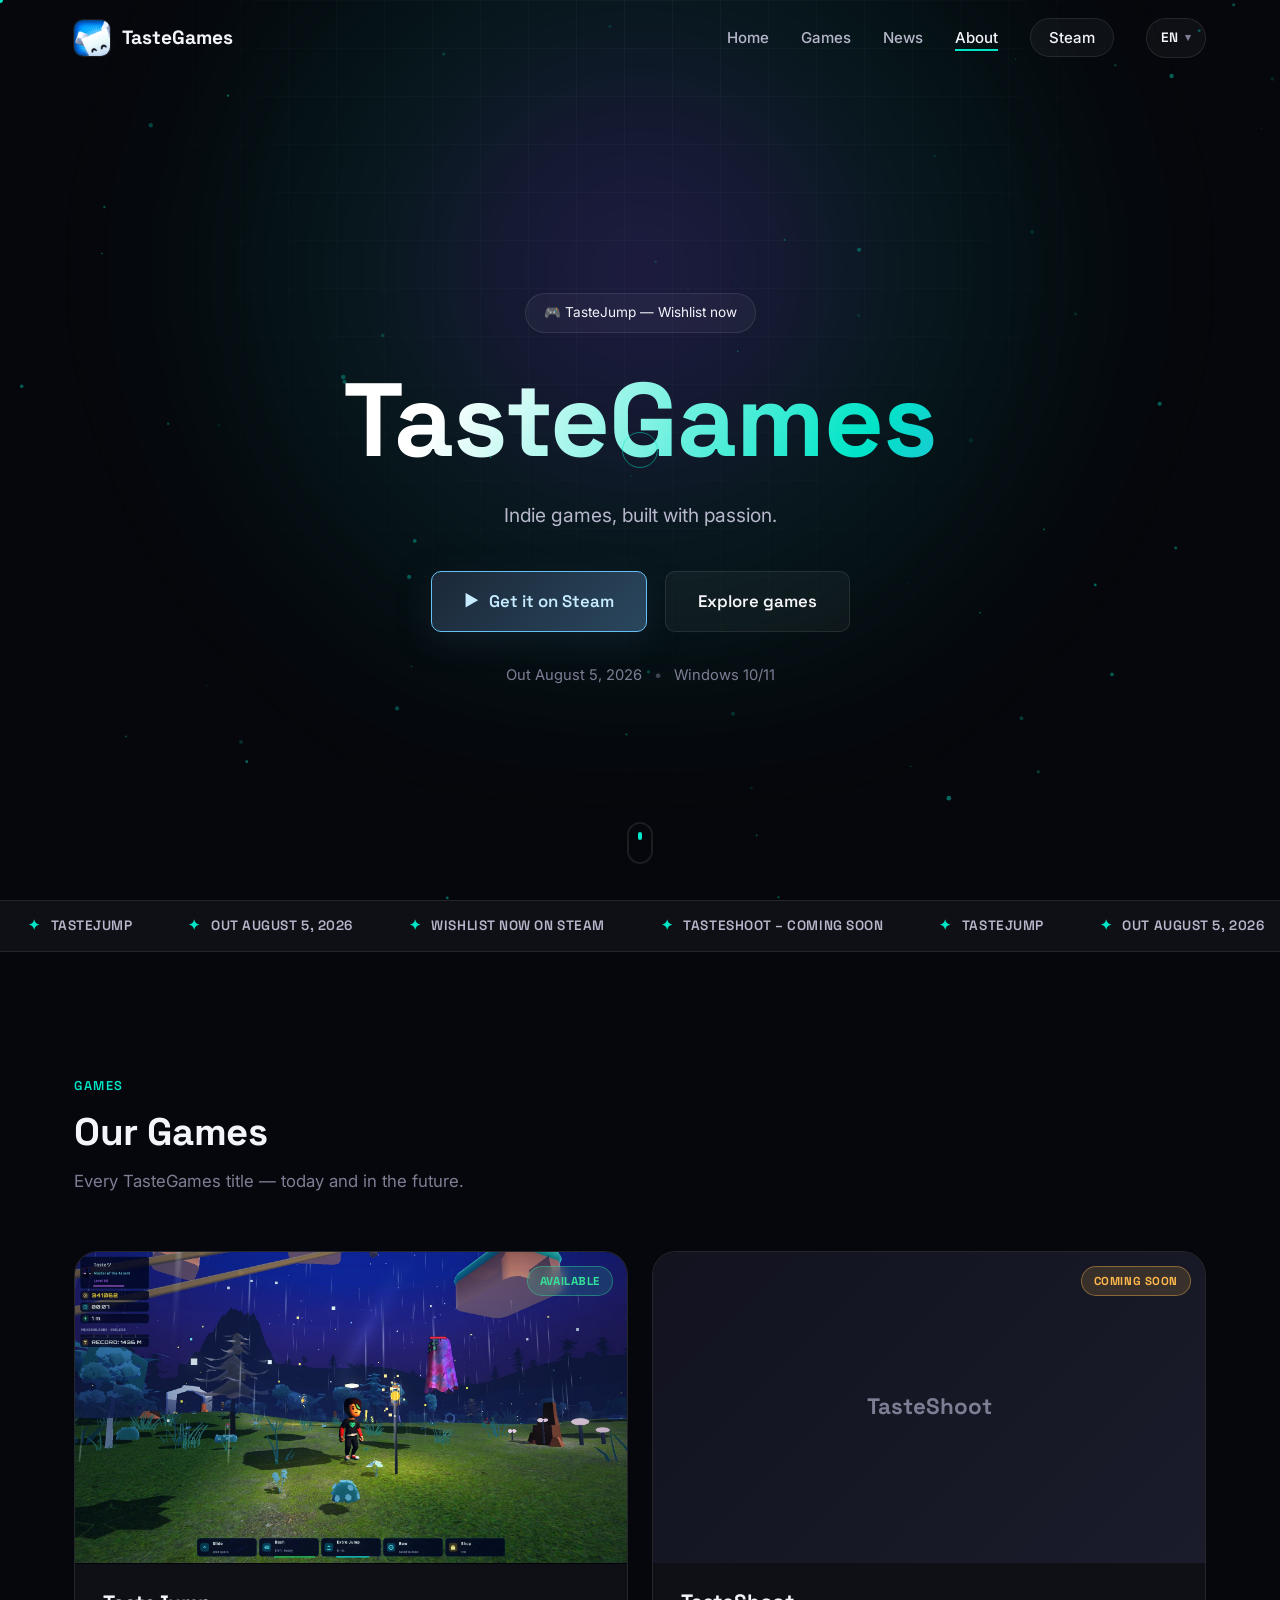
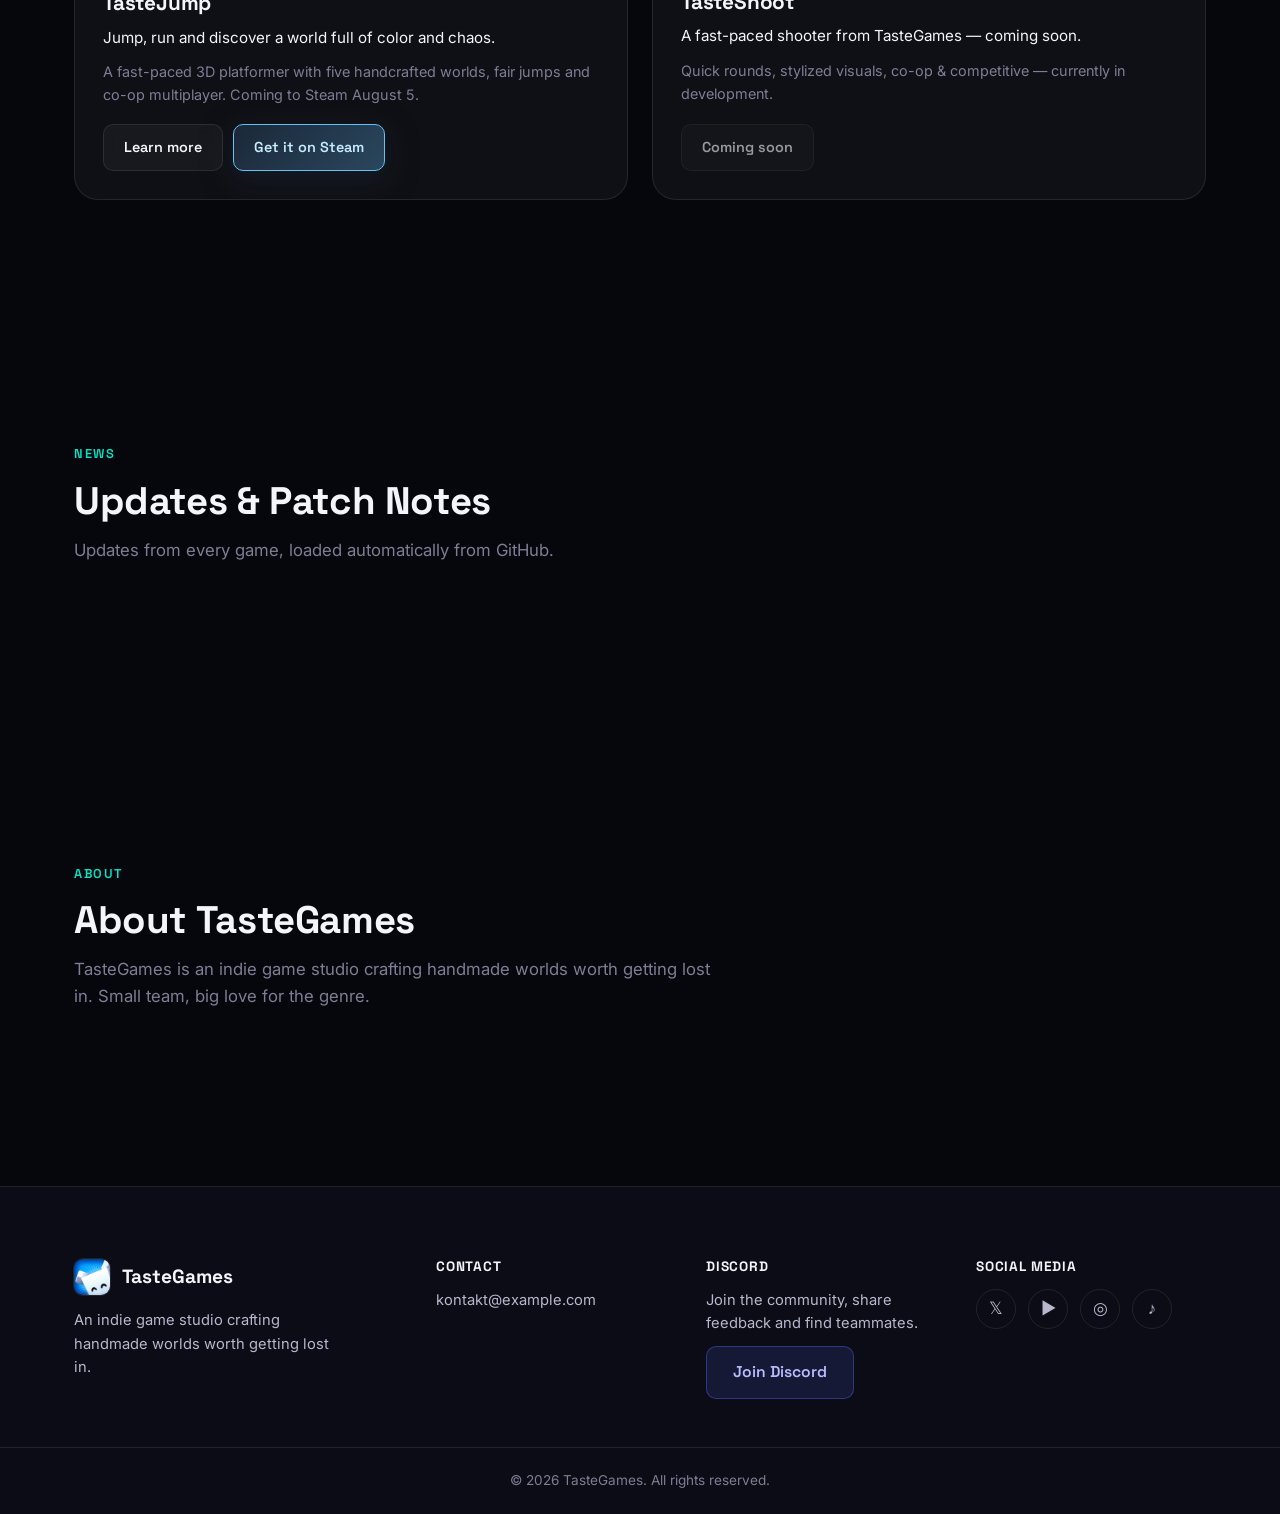
<file: index.html>
<!DOCTYPE html>
<html lang="en">
<head>
  <meta charset="UTF-8" />
  <meta name="viewport" content="width=device-width, initial-scale=1.0" />
  <title>TasteGames – Indie games, built with passion.</title>
  <meta name="description" content="TasteGames is an indie game studio. TasteJump releases on Steam August 5, 2026 — wishlist it now." />
  <meta name="theme-color" content="#0b0c15" />

  <!-- Open Graph / Social Preview -->
  <meta property="og:title" content="TasteGames – Indie games, built with passion." />
  <meta property="og:description" content="TasteJump releases on Steam August 5, 2026 — wishlist it now." />
  <meta property="og:type" content="website" />
  <meta property="og:url" content="https://taste-games.de/" />
  <meta property="og:image" content="https://taste-games.de/assets/img/icon.jpg" />
  <link rel="canonical" href="https://taste-games.de/" />

  <link rel="icon" type="image/jpeg" href="assets/img/icon.jpg" />
  <link rel="shortcut icon" type="image/jpeg" href="assets/img/icon.jpg" />
  <link rel="apple-touch-icon" href="assets/img/icon.jpg" />
  <link rel="preconnect" href="https://fonts.googleapis.com" />
  <link rel="preconnect" href="https://fonts.gstatic.com" crossorigin />
  <link href="https://fonts.googleapis.com/css2?family=Space+Grotesk:wght@500;600;700&family=Inter:wght@400;500;600;700&display=swap" rel="stylesheet" />
  <link rel="stylesheet" href="css/style.css" />

  <!-- Analytics: GoatCounter (datenschutzfreundlich, kein Cookie-Banner nötig) -->
  <script data-goatcounter="https://tastegame.goatcounter.com/count"
          async src="//gc.zgo.at/count.js"></script>
</head>
<body>

  <!-- ===================== Hintergrund-Effekte ===================== -->
  <div class="bg-grid" aria-hidden="true"></div>
  <div class="bg-glow" aria-hidden="true"></div>

  <!-- ===================== Header / Navigation ===================== -->
  <header class="site-header" id="siteHeader">
    <nav class="nav container">
      <a href="#top" class="brand">
        <img src="assets/img/icon.jpg" alt="TasteGames Logo" class="brand-icon" id="brandIcon" />
        <span class="brand-name" id="brandName">TasteGames</span>
      </a>

      <button class="nav-toggle" id="navToggle" data-i18n-attr="aria-label:nav.menuToggle" aria-label="Toggle menu" aria-expanded="false">
        <span></span><span></span><span></span>
      </button>

      <ul class="nav-links" id="navLinks">
        <li><a href="#top" data-i18n="nav.home">Home</a></li>
        <li><a href="#games" data-i18n="nav.games">Games</a></li>
        <li><a href="#news" data-i18n="nav.news">News</a></li>
        <li><a href="#about" data-i18n="nav.about">About</a></li>
        <li><a href="https://store.steampowered.com/app/4962090/TasteJump/" class="nav-cta" target="_blank" rel="noopener" data-i18n="nav.download" data-goatcounter-click="nav-steam">Steam</a></li>
      </ul>
    </nav>
  </header>

  <main id="top">

    <!-- ===================== Hero ===================== -->
    <section class="hero">
      <div class="container hero-inner">
        <span class="tag-pill" data-i18n="home.tagPill">🎮 TasteJump — Wishlist now</span>
        <h1 class="hero-title">
          <span class="gradient-text" id="heroBrandName">TasteGames</span>
        </h1>
        <p class="hero-tagline" id="heroTagline">Indie games, built with passion.</p>

        <div class="hero-actions">
          <a href="#" class="btn btn-steam btn-lg" id="heroSteamBtn" target="_blank" rel="noopener" data-goatcounter-click="steam-hero">
            <span class="btn-icon">▶</span> <span id="heroSteamLabel">Wishlist on Steam</span>
          </a>
          <a href="#games" class="btn btn-ghost btn-lg" data-i18n="home.heroExploreBtn">Explore games</a>
        </div>

        <div class="hero-meta">
          <span class="version-chip" data-i18n="ticker.releaseDate">Out August 5, 2026</span>
          <span class="dot-sep">•</span>
          <span data-i18n="home.windows">Windows 10/11</span>
        </div>
      </div>

      <div class="hero-scroll-hint" aria-hidden="true">
        <span></span>
      </div>
    </section>

    <!-- ===================== Ticker ===================== -->
    <div class="ticker" aria-hidden="true">
      <div class="ticker-track">
        <span data-i18n="ticker.tastejumpLive">TasteJump</span>
        <span data-i18n="ticker.releaseDate">Out August 5, 2026</span>
        <span data-i18n="ticker.wishlistNow">Wishlist now on Steam</span>
        <span data-i18n="ticker.tasteshootSoon">TasteShoot – Coming Soon</span>
        <span data-i18n="ticker.tastejumpLive">TasteJump</span>
        <span data-i18n="ticker.releaseDate">Out August 5, 2026</span>
        <span data-i18n="ticker.wishlistNow">Wishlist now on Steam</span>
        <span data-i18n="ticker.tasteshootSoon">TasteShoot – Coming Soon</span>
      </div>
    </div>

    <!-- ===================== Games ===================== -->
    <section class="section" id="games">
      <div class="container">
        <div class="section-heading reveal">
          <span class="section-kicker" data-i18n="games.kicker">Games</span>
          <h2 data-i18n="games.heading">Our Games</h2>
          <p class="section-sub" data-i18n="games.sub">Every TasteGames title — today and in the future.</p>
        </div>

        <div class="games-grid" id="gamesGrid">
          <!-- wird dynamisch via script.js befüllt -->
        </div>
      </div>
    </section>

    <!-- ===================== News ===================== -->
    <section class="section" id="news">
      <div class="container">
        <div class="section-heading reveal">
          <span class="section-kicker" data-i18n="news.kicker">News</span>
          <h2 data-i18n="news.heading">Updates &amp; Patch Notes</h2>
          <p class="section-sub" data-i18n="news.sub">Updates from every game, loaded automatically from GitHub.</p>
        </div>

        <div class="changelog-list" id="newsList">
          <!-- wird dynamisch befüllt -->
        </div>
      </div>
    </section>

    <!-- ===================== About ===================== -->
    <section class="section" id="about">
      <div class="container">
        <div class="section-heading reveal">
          <span class="section-kicker" data-i18n="about.kicker">About</span>
          <h2 data-i18n="about.heading">About TasteGames</h2>
          <p class="section-sub" id="aboutDescription"></p>
        </div>
      </div>
    </section>

  </main>

  <!-- ===================== Footer ===================== -->
  <footer class="site-footer" id="footer-contact">
    <div class="container footer-grid">

      <div class="footer-col footer-brand">
        <div class="brand">
          <img src="assets/img/icon.jpg" alt="TasteGames Logo" class="brand-icon" id="footerBrandIcon" />
          <span class="brand-name" id="footerBrandName">TasteGames</span>
        </div>
        <p data-i18n="footer.brandTagline">An indie game studio crafting handmade worlds worth getting lost in.</p>
      </div>

      <div class="footer-col">
        <h4 data-i18n="footer.contact">Contact</h4>
        <p><a id="footerEmail" href="#">kontakt@example.com</a></p>
      </div>

      <div class="footer-col">
        <h4 data-i18n="footer.discord">Discord</h4>
        <p data-i18n="footer.discordText">Join the community, share feedback and find teammates.</p>
        <a href="#" id="footerDiscord" class="btn btn-discord" target="_blank" rel="noopener" data-i18n="footer.discordBtn">Join Discord</a>
      </div>

      <div class="footer-col">
        <h4 data-i18n="footer.socialMedia">Social Media</h4>
        <div class="social-links">
          <a href="#" id="socialTwitter" aria-label="Twitter / X" target="_blank" rel="noopener">𝕏</a>
          <a href="#" id="socialYoutube" aria-label="YouTube" target="_blank" rel="noopener">▶</a>
          <a href="#" id="socialInstagram" aria-label="Instagram" target="_blank" rel="noopener">◎</a>
          <a href="#" id="socialTiktok" aria-label="TikTok" target="_blank" rel="noopener">♪</a>
        </div>
      </div>

    </div>

    <div class="footer-bottom">
      <p>&copy; <span id="footerYear"></span> <span id="footerCopyrightName">TasteGames</span>. <span data-i18n="footer.rightsReserved">All rights reserved.</span></p>
    </div>
  </footer>

  <script src="js/i18n.js"></script>
  <script src="js/config.js"></script>
  <script src="js/script.js"></script>
  <script src="js/effects.js"></script>
</body>
</html>
</file>
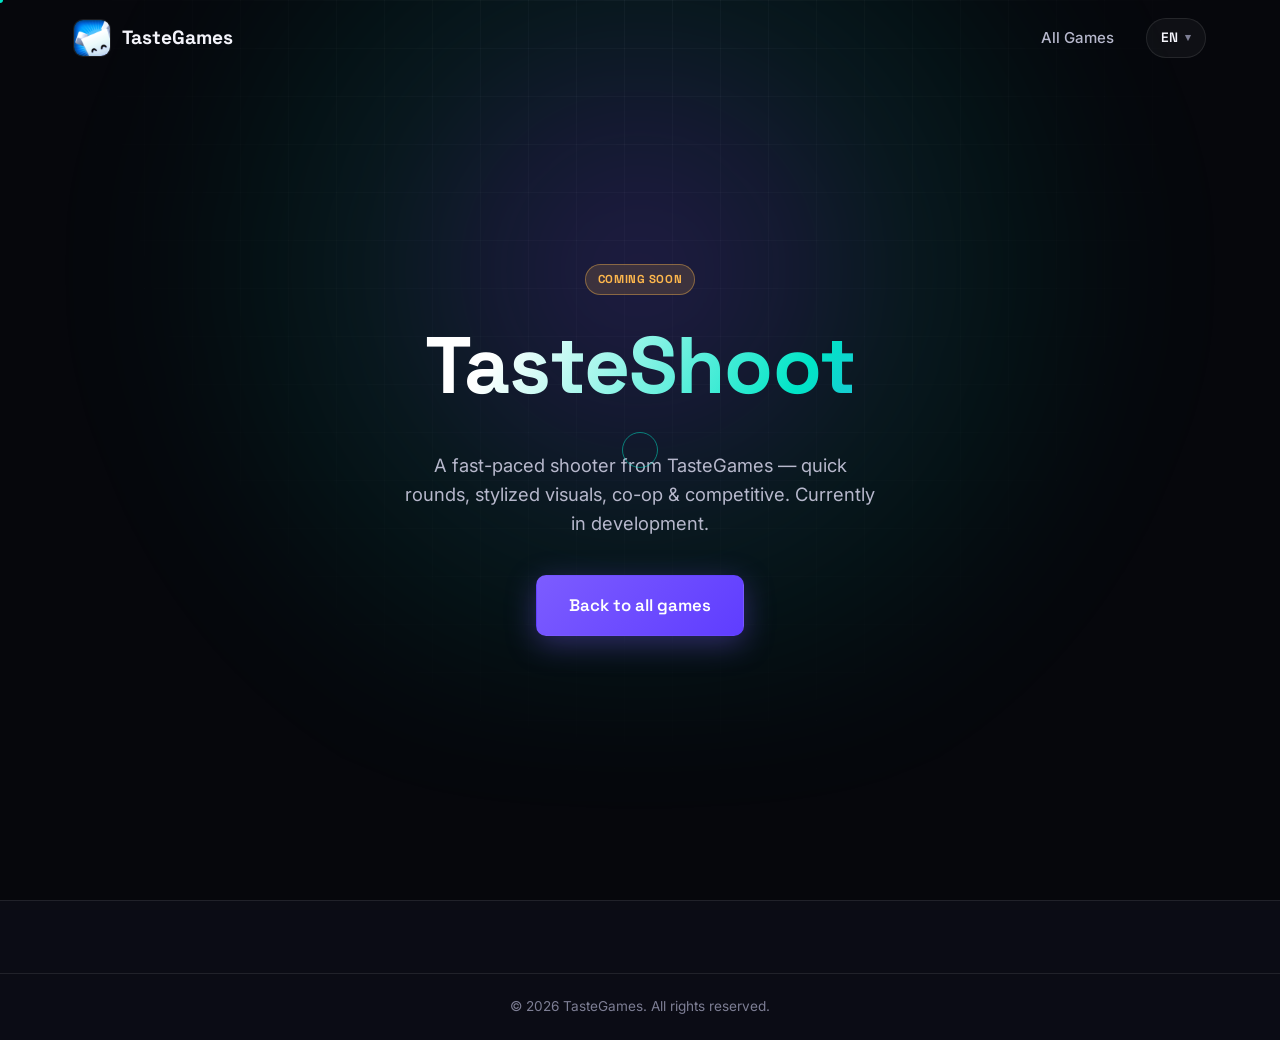
<file: games/tasteshoot.html>
<!DOCTYPE html>
<html lang="en">
<head>
  <meta charset="UTF-8" />
  <meta name="viewport" content="width=device-width, initial-scale=1.0" />
  <title>TasteShoot – Coming Soon | TasteGames</title>
  <meta name="description" content="TasteShoot is the upcoming shooter from TasteGames — currently in development." />
  <meta name="theme-color" content="#0b0c15" />
  <meta name="robots" content="noindex" />

  <link rel="canonical" href="https://taste-games.de/games/tasteshoot.html" />
  <link rel="icon" type="image/jpeg" href="../assets/img/icon.jpg" />
  <link rel="shortcut icon" type="image/jpeg" href="../assets/img/icon.jpg" />
  <link rel="apple-touch-icon" href="../assets/img/icon.jpg" />
  <link rel="preconnect" href="https://fonts.googleapis.com" />
  <link rel="preconnect" href="https://fonts.gstatic.com" crossorigin />
  <link href="https://fonts.googleapis.com/css2?family=Space+Grotesk:wght@600;700&family=Inter:wght@400;500&display=swap" rel="stylesheet" />
  <link rel="stylesheet" href="../css/style.css" />

  <!-- Analytics: GoatCounter (datenschutzfreundlich, kein Cookie-Banner nötig) -->
  <script data-goatcounter="https://tastegame.goatcounter.com/count"
          async src="//gc.zgo.at/count.js"></script>
</head>
<body>

  <div class="bg-grid" aria-hidden="true"></div>
  <div class="bg-glow" aria-hidden="true"></div>

  <header class="site-header" id="siteHeader">
    <nav class="nav container">
      <a href="../index.html" class="brand">
        <img src="../assets/img/icon.jpg" alt="TasteGames Logo" class="brand-icon" />
        <span class="brand-name">TasteGames</span>
      </a>
      <ul class="nav-links" id="navLinks">
        <li><a href="../index.html#games" data-i18n="nav.allGames">All Games</a></li>
      </ul>
    </nav>
  </header>

  <main class="error-page reveal">
    <span class="game-status-badge coming-soon" style="position:static; margin-bottom: 24px;" data-i18n="tasteshoot.badge">Coming Soon</span>
    <h1 class="hero-title" style="font-size: clamp(2.5rem, 8vw, 5rem);">
      <span class="gradient-text">TasteShoot</span>
    </h1>
    <p class="error-text" data-i18n="tasteshoot.description">A fast-paced shooter from TasteGames — quick rounds, stylized visuals, co-op & competitive. Currently in development, coming soon through the TasteGames Launcher.</p>
    <a href="../index.html#games" class="btn btn-primary btn-lg" data-i18n="tasteshoot.backBtn">Back to all games</a>
  </main>

  <footer class="site-footer">
    <div class="footer-bottom">
      <p>&copy; <span id="footerYear"></span> TasteGames. <span data-i18n="footer.rightsReserved">All rights reserved.</span></p>
    </div>
  </footer>

  <script>
    document.getElementById('footerYear').textContent = new Date().getFullYear();
  </script>
  <script src="../js/i18n.js"></script>
  <script src="../js/effects.js"></script>
</body>
</html>
</file>
<file: css/style.css>
/* ==========================================================================
   TasteJump — Website Stylesheet
   Struktur: Reset → Variablen → Layout-Helfer → Komponenten → Sektionen →
             Responsive
   ========================================================================== */

/* ---------- Reset ---------- */
*, *::before, *::after { box-sizing: border-box; margin: 0; padding: 0; }
html { scroll-behavior: smooth; }
img { max-width: 100%; display: block; }
a { color: inherit; text-decoration: none; }
ul { list-style: none; }
button { font: inherit; cursor: pointer; }

/* ---------- Variablen ---------- */
:root {
  --bg-0: #06070c;
  --bg-1: #0b0c15;
  --bg-2: #12131f;
  --bg-3: #1a1c2b;
  --surface: rgba(255, 255, 255, 0.04);
  --surface-hover: rgba(255, 255, 255, 0.07);
  --border: rgba(255, 255, 255, 0.09);

  --accent: #7c5cff;
  --accent-2: #00e5c7;
  --accent-warm: #ff5c8a;

  --text-hi: #f4f4fb;
  --text-mid: #b7b8cc;
  --text-low: #7d7e94;

  --success: #34e19a;
  --danger: #ff5c6c;
  --warning: #ffb84d;

  --radius-sm: 10px;
  --radius-md: 16px;
  --radius-lg: 24px;

  --font-display: 'Space Grotesk', 'Inter', sans-serif;
  --font-body: 'Inter', sans-serif;

  --shadow-glow: 0 0 60px rgba(124, 92, 255, 0.25);
  --ease: cubic-bezier(.16,.8,.3,1);
}

body {
  background: var(--bg-0);
  color: var(--text-mid);
  font-family: var(--font-body);
  line-height: 1.6;
  overflow-x: hidden;
}

.container {
  width: 100%;
  max-width: 1180px;
  margin-inline: auto;
  padding-inline: 24px;
}

h1, h2, h3, h4 {
  font-family: var(--font-display);
  color: var(--text-hi);
  line-height: 1.15;
  letter-spacing: -0.01em;
}

/* ---------- Hintergrund-Effekte ---------- */
.bg-grid {
  position: fixed; inset: 0;
  background-image:
    linear-gradient(rgba(255,255,255,0.035) 1px, transparent 1px),
    linear-gradient(90deg, rgba(255,255,255,0.035) 1px, transparent 1px);
  background-size: 48px 48px;
  mask-image: radial-gradient(ellipse at 50% 0%, black 0%, transparent 70%);
  pointer-events: none;
  z-index: 0;
}

.bg-glow {
  position: fixed;
  top: -20%; left: 50%;
  width: 1200px; height: 900px;
  transform: translateX(-50%);
  background: radial-gradient(circle, rgba(124,92,255,0.25) 0%, rgba(0,229,199,0.08) 40%, transparent 70%);
  filter: blur(60px);
  pointer-events: none;
  z-index: 0;
}

/* ---------- Sections ---------- */
main, header, footer { position: relative; z-index: 1; }

.section { padding: 120px 0; }
.section-heading { max-width: 640px; margin-bottom: 56px; }
.section-kicker {
  display: inline-block;
  font-family: var(--font-display);
  font-size: 0.8rem;
  font-weight: 600;
  letter-spacing: 0.12em;
  text-transform: uppercase;
  color: var(--accent-2);
  margin-bottom: 14px;
}
.section-heading h2 { font-size: clamp(1.8rem, 3vw, 2.6rem); margin-bottom: 14px; }
.section-sub { color: var(--text-low); font-size: 1.05rem; }

/* ---------- Buttons ---------- */
.btn {
  display: inline-flex;
  align-items: center;
  justify-content: center;
  gap: 10px;
  font-family: var(--font-display);
  font-weight: 600;
  border-radius: var(--radius-sm);
  border: 1px solid transparent;
  padding: 13px 26px;
  font-size: 0.98rem;
  transition: transform .25s var(--ease), box-shadow .25s var(--ease), background .25s var(--ease), border-color .25s var(--ease);
  white-space: nowrap;
}
.btn:active { transform: translateY(1px); }

.btn-primary {
  background: linear-gradient(135deg, var(--accent), #5f3dff);
  color: #fff;
  box-shadow: 0 8px 30px rgba(124, 92, 255, 0.35);
}
.btn-primary:hover {
  box-shadow: 0 12px 40px rgba(124, 92, 255, 0.5);
  transform: translateY(-2px);
}

.btn-ghost {
  background: var(--surface);
  border-color: var(--border);
  color: var(--text-hi);
  backdrop-filter: blur(6px);
}
.btn-ghost:hover { background: var(--surface-hover); border-color: rgba(255,255,255,0.2); transform: translateY(-2px); }

.btn-lg { padding: 16px 32px; font-size: 1.05rem; }
.btn-xl { padding: 20px 40px; font-size: 1.15rem; width: 100%; }

.btn-discord {
  background: rgba(88, 101, 242, 0.15);
  border: 1px solid rgba(88, 101, 242, 0.4);
  color: #b7bdff;
  margin-top: 10px;
}
.btn-discord:hover { background: rgba(88, 101, 242, 0.28); transform: translateY(-2px); }

.btn-steam {
  background: linear-gradient(135deg, #1b2838, #2a475e);
  border: 1px solid #66c0f4;
  color: #c7ecff;
  box-shadow: 0 8px 30px rgba(27, 40, 56, 0.5);
}
.btn-steam:hover {
  background: linear-gradient(135deg, #223b52, #35618a);
  box-shadow: 0 12px 40px rgba(102, 192, 244, 0.35);
  transform: translateY(-2px);
}

.btn-icon { font-size: 1rem; }

/* ---------- Header / Nav ---------- */
.site-header {
  position: fixed; top: 0; left: 0; right: 0;
  z-index: 100;
  padding: 18px 0;
  transition: background .3s var(--ease), backdrop-filter .3s var(--ease), padding .3s var(--ease), border-color .3s var(--ease);
  border-bottom: 1px solid transparent;
}
.site-header.scrolled {
  background: rgba(6, 7, 12, 0.75);
  backdrop-filter: blur(14px);
  border-color: var(--border);
  padding: 12px 0;
}

.nav { display: flex; align-items: center; justify-content: space-between; }

.brand { display: flex; align-items: center; gap: 12px; }
.brand-icon {
  width: 36px; height: 36px;
  border-radius: 9px;
  object-fit: cover;
  box-shadow: 0 0 0 1px var(--border);
}
.brand-name {
  font-family: var(--font-display);
  font-weight: 700;
  font-size: 1.2rem;
  color: var(--text-hi);
}

.nav-links { display: flex; align-items: center; gap: 32px; }
.nav-links a {
  font-size: 0.94rem;
  font-weight: 500;
  color: var(--text-mid);
  transition: color .2s;
  position: relative;
}
.nav-links a:hover { color: var(--text-hi); }
.nav-links a:not(.nav-cta)::after {
  content: '';
  position: absolute; left: 0; bottom: -4px;
  width: 0; height: 2px;
  background: var(--accent-2);
  transition: width .25s var(--ease);
}
.nav-links a:not(.nav-cta):hover::after { width: 100%; }

.nav-cta {
  background: var(--surface);
  border: 1px solid var(--border);
  padding: 9px 18px;
  border-radius: 999px;
  color: var(--text-hi) !important;
}
.nav-cta:hover { background: var(--surface-hover); }

.nav-toggle {
  display: none;
  flex-direction: column;
  gap: 5px;
  background: none; border: none;
}
.nav-toggle span {
  width: 24px; height: 2px;
  background: var(--text-hi);
  border-radius: 2px;
  transition: transform .25s var(--ease), opacity .25s var(--ease);
}

/* ---------- Sprachmenü ---------- */
.lang-switcher { position: relative; list-style: none; }
.lang-switcher-btn {
  display: flex;
  align-items: center;
  gap: 6px;
  background: var(--surface);
  border: 1px solid var(--border);
  color: var(--text-hi);
  padding: 8px 14px;
  border-radius: 999px;
  font-family: var(--font-display);
  font-size: 0.85rem;
  font-weight: 600;
  letter-spacing: 0.03em;
  transition: background .2s, border-color .2s;
}
.lang-switcher-btn:hover { background: var(--surface-hover); border-color: rgba(255,255,255,0.2); }
.lang-caret { font-size: 0.7rem; color: var(--text-low); transition: transform .2s var(--ease); }
.lang-switcher-btn[aria-expanded="true"] .lang-caret { transform: rotate(180deg); }

.lang-dropdown {
  position: absolute;
  top: calc(100% + 10px);
  right: 0;
  min-width: 140px;
  background: var(--bg-2);
  border: 1px solid var(--border);
  border-radius: var(--radius-sm);
  padding: 6px;
  box-shadow: 0 12px 40px rgba(0,0,0,0.4);
  opacity: 0;
  transform: translateY(-8px);
  pointer-events: none;
  transition: opacity .2s var(--ease), transform .2s var(--ease);
  z-index: 50;
}
.lang-dropdown.open { opacity: 1; transform: translateY(0); pointer-events: auto; }
.lang-dropdown li { list-style: none; }
.lang-dropdown button {
  display: block;
  width: 100%;
  text-align: left;
  background: none;
  border: none;
  color: var(--text-mid);
  font-size: 0.9rem;
  padding: 9px 12px;
  border-radius: 8px;
  transition: background .2s, color .2s;
}
.lang-dropdown button:hover { background: var(--surface-hover); color: var(--text-hi); }
.lang-dropdown button.active { color: var(--accent-2); font-weight: 600; }

/* ---------- Hero ---------- */
.hero {
  min-height: 100vh;
  display: flex;
  flex-direction: column;
  align-items: center;
  justify-content: center;
  text-align: center;
  padding-top: 80px;
  position: relative;
}

.hero-inner {
  display: flex;
  flex-direction: column;
  align-items: center;
  animation: heroIn 1s var(--ease) both;
  position: relative;
  z-index: 1;
}

@keyframes heroIn {
  from { opacity: 0; transform: translateY(24px); }
  to { opacity: 1; transform: translateY(0); }
}

.tag-pill {
  display: inline-flex;
  align-items: center;
  gap: 8px;
  background: var(--surface);
  border: 1px solid var(--border);
  padding: 8px 18px;
  border-radius: 999px;
  font-size: 0.85rem;
  color: var(--text-hi);
  margin-bottom: 28px;
  backdrop-filter: blur(6px);
}

.hero-title {
  font-size: clamp(3rem, 9vw, 6.5rem);
  font-weight: 700;
  margin-bottom: 20px;
}

.gradient-text {
  background: linear-gradient(120deg, #ffffff 10%, var(--accent-2) 45%, var(--accent) 80%);
  -webkit-background-clip: text;
  background-clip: text;
  color: transparent;
  background-size: 200% auto;
  animation: shine 6s linear infinite;
}
@keyframes shine {
  to { background-position: 200% center; }
}

.hero-tagline {
  max-width: 560px;
  font-size: 1.2rem;
  color: var(--text-mid);
  margin-bottom: 40px;
}

.hero-actions { display: flex; gap: 18px; flex-wrap: wrap; justify-content: center; margin-bottom: 32px; }

.hero-meta {
  display: flex;
  align-items: center;
  gap: 12px;
  color: var(--text-low);
  font-size: 0.92rem;
}
.version-chip strong { color: var(--accent-2); }
.dot-sep { opacity: 0.5; }

.hero-scroll-hint {
  position: absolute;
  bottom: 36px;
  width: 26px; height: 42px;
  border: 2px solid var(--border);
  border-radius: 20px;
  z-index: 1;
}
.hero-scroll-hint span {
  position: absolute;
  top: 8px; left: 50%;
  width: 4px; height: 8px;
  background: var(--accent-2);
  border-radius: 2px;
  transform: translateX(-50%);
  animation: scrollDot 1.8s ease-in-out infinite;
}
@keyframes scrollDot {
  0% { opacity: 1; top: 8px; }
  70% { opacity: 0; top: 22px; }
  100% { opacity: 0; top: 8px; }
}

/* ---------- Download Card ---------- */
.download-card {
  display: flex;
  gap: 40px;
  align-items: center;
  justify-content: space-between;
  background: linear-gradient(145deg, var(--surface), rgba(255,255,255,0.015));
  border: 1px solid var(--border);
  border-radius: var(--radius-lg);
  padding: 48px;
  position: relative;
  overflow: hidden;
}

.download-card::before {
  content: '';
  position: absolute; inset: 0;
  background: radial-gradient(circle at 100% 0%, rgba(124,92,255,0.18), transparent 60%);
  pointer-events: none;
}

.download-card-left { flex: 1; min-width: 280px; }
.file-badge {
  display: inline-block;
  font-family: var(--font-display);
  font-size: 0.78rem;
  font-weight: 600;
  color: var(--accent-2);
  background: rgba(0, 229, 199, 0.1);
  border: 1px solid rgba(0, 229, 199, 0.3);
  padding: 5px 12px;
  border-radius: 999px;
  margin-bottom: 16px;
}
.download-card-left h3 { font-size: 1.6rem; margin-bottom: 20px; word-break: break-word; }

.download-info-list { display: flex; flex-direction: column; gap: 10px; }
.download-info-list li {
  display: flex; justify-content: space-between;
  border-bottom: 1px dashed var(--border);
  padding-bottom: 8px;
  font-size: 0.95rem;
}
.download-info-list .label { color: var(--text-low); }
.download-info-list .value { color: var(--text-hi); font-weight: 600; }

.download-card-right {
  flex: 0 0 280px;
  display: flex;
  flex-direction: column;
  align-items: center;
  gap: 14px;
}
.download-hint { font-size: 0.82rem; color: var(--text-low); text-align: center; }

/* ---------- Trailer ---------- */
.trailer-frame {
  position: relative;
  border-radius: var(--radius-lg);
  overflow: hidden;
  border: 1px solid var(--border);
  box-shadow: 0 20px 60px rgba(0,0,0,0.45);
  background: var(--bg-2);
}
.trailer-frame video {
  width: 100%;
  aspect-ratio: 16 / 9;
  display: block;
  background: #000;
}

/* ---------- Gallery ---------- */
.gallery {
  display: grid;
  grid-template-columns: repeat(auto-fill, minmax(280px, 1fr));
  gap: 20px;
}
.gallery-item {
  position: relative;
  border-radius: var(--radius-md);
  overflow: hidden;
  aspect-ratio: 16 / 9;
  cursor: zoom-in;
  border: 1px solid var(--border);
  background: var(--bg-2);
}
.gallery-item img {
  width: 100%; height: 100%; object-fit: cover;
  transition: transform .5s var(--ease), filter .5s var(--ease);
}
.gallery-item::after {
  content: '🔍 Vergrößern';
  position: absolute; inset: auto 0 0 0;
  padding: 14px;
  font-size: 0.85rem;
  color: var(--text-hi);
  background: linear-gradient(0deg, rgba(0,0,0,0.75), transparent);
  transform: translateY(100%);
  transition: transform .3s var(--ease);
}
.gallery-item:hover img { transform: scale(1.06); }
.gallery-item:hover::after { transform: translateY(0); }

.gallery-placeholder {
  display: flex; align-items: center; justify-content: center;
  font-family: var(--font-display);
  color: var(--text-low);
  background: linear-gradient(135deg, var(--bg-2), var(--bg-3));
}

/* ---------- Lightbox ---------- */
.lightbox {
  position: fixed; inset: 0;
  background: rgba(4, 4, 8, 0.92);
  backdrop-filter: blur(6px);
  display: flex; align-items: center; justify-content: center;
  opacity: 0; pointer-events: none;
  transition: opacity .3s var(--ease);
  z-index: 200;
  padding: 40px;
}
.lightbox.active { opacity: 1; pointer-events: auto; }
.lightbox img {
  max-width: 90vw; max-height: 85vh;
  border-radius: var(--radius-md);
  box-shadow: 0 20px 80px rgba(0,0,0,0.6);
  transform: scale(0.92);
  transition: transform .3s var(--ease);
}
.lightbox.active img { transform: scale(1); }
.lightbox-close {
  position: absolute; top: 28px; right: 32px;
  background: var(--surface);
  border: 1px solid var(--border);
  color: var(--text-hi);
  width: 42px; height: 42px;
  border-radius: 50%;
  font-size: 1.1rem;
}
.lightbox-close:hover { background: var(--surface-hover); }

/* ---------- Games Grid ---------- */
.games-grid {
  display: grid;
  grid-template-columns: repeat(auto-fit, minmax(300px, 1fr));
  gap: 24px;
}
.game-card {
  background: var(--surface);
  border: 1px solid var(--border);
  border-radius: var(--radius-lg);
  overflow: hidden;
  transition: transform .3s var(--ease), border-color .3s var(--ease);
  display: flex;
  flex-direction: column;
}
.game-card:hover {
  transform: translateY(-6px);
  border-color: rgba(124, 92, 255, 0.4);
}
.game-card-banner {
  position: relative;
  aspect-ratio: 16 / 9;
  background: linear-gradient(135deg, var(--bg-2), var(--bg-3));
}
.game-card-banner img { width: 100%; height: 100%; object-fit: cover; }
.game-card-banner-placeholder {
  width: 100%; height: 100%;
  display: flex; align-items: center; justify-content: center;
  font-family: var(--font-display);
  font-size: 1.4rem;
  font-weight: 700;
  color: var(--text-low);
}
.game-status-badge {
  position: absolute;
  top: 14px; right: 14px;
  font-family: var(--font-display);
  font-size: 0.72rem;
  font-weight: 700;
  text-transform: uppercase;
  letter-spacing: 0.05em;
  padding: 5px 12px;
  border-radius: 999px;
  backdrop-filter: blur(6px);
}
.game-status-badge.available { background: rgba(52, 225, 154, 0.15); color: var(--success); border: 1px solid rgba(52, 225, 154, 0.4); }
.game-status-badge.wishlist { background: rgba(102, 192, 244, 0.15); color: #66c0f4; border: 1px solid rgba(102, 192, 244, 0.4); }
.game-status-badge.coming-soon { background: rgba(255, 184, 77, 0.15); color: var(--warning); border: 1px solid rgba(255, 184, 77, 0.4); }

.game-card-body {
  padding: 28px;
  display: flex;
  flex-direction: column;
  gap: 10px;
  flex: 1;
}
.game-card-body h3 { font-size: 1.3rem; }
.game-card-tagline { color: var(--text-hi); font-size: 0.95rem; }
.game-card-desc { color: var(--text-low); font-size: 0.9rem; flex: 1; }
.game-card-body .btn { align-self: flex-start; margin-top: 8px; }
.game-card-body .btn[aria-disabled="true"] { opacity: 0.6; cursor: default; pointer-events: none; }
.game-card-ctas { display: flex; flex-wrap: wrap; gap: 10px; margin-top: 8px; }
.game-card-ctas .btn { margin-top: 0; font-size: 0.9rem; padding: 11px 20px; }

/* ---------- News-Quelle-Label ---------- */
.news-source {
  display: block;
  font-family: var(--font-display);
  font-size: 0.72rem;
  font-weight: 700;
  text-transform: uppercase;
  letter-spacing: 0.06em;
  color: var(--accent);
  margin-bottom: 6px;
}

/* ---------- Feature Grid ---------- */
.feature-grid {
  display: grid;
  grid-template-columns: repeat(auto-fit, minmax(260px, 1fr));
  gap: 20px;
  margin-bottom: 56px;
}
.feature-card {
  background: var(--surface);
  border: 1px solid var(--border);
  border-radius: var(--radius-md);
  padding: 28px;
  transition: transform .3s var(--ease), border-color .3s var(--ease), background .3s var(--ease);
}
.feature-card:hover {
  transform: translateY(-4px);
  border-color: rgba(124, 92, 255, 0.4);
  background: var(--surface-hover);
}
.feature-card .f-icon { font-size: 1.8rem; display: block; margin-bottom: 14px; }
.feature-card h3 { font-size: 1.1rem; margin-bottom: 8px; }
.feature-card p { font-size: 0.92rem; color: var(--text-low); }

.about-meta-grid {
  display: grid;
  grid-template-columns: repeat(auto-fit, minmax(240px, 1fr));
  gap: 20px;
}
.about-meta-card {
  background: linear-gradient(160deg, var(--surface), transparent);
  border: 1px solid var(--border);
  border-radius: var(--radius-md);
  padding: 26px;
}
.about-meta-card .meta-icon { font-size: 1.5rem; }
.about-meta-card h4 { margin: 10px 0 8px; font-size: 1rem; color: var(--accent-2); text-transform: uppercase; letter-spacing: 0.05em; font-size: 0.8rem; }
.about-meta-card p { color: var(--text-hi); font-size: 1rem; }
.about-meta-worlds ul { display: flex; flex-direction: column; gap: 10px; margin-top: 4px; }
.about-meta-worlds li { font-size: 0.92rem; }
.about-meta-worlds strong { color: var(--text-hi); }

/* ---------- Stats ---------- */
.stats-grid {
  display: grid;
  grid-template-columns: repeat(auto-fit, minmax(200px, 1fr));
  gap: 20px;
  margin-bottom: 32px;
}
.stat-card {
  text-align: center;
  background: var(--surface);
  border: 1px solid var(--border);
  border-radius: var(--radius-md);
  padding: 32px 20px;
}
.stat-value {
  display: block;
  font-family: var(--font-display);
  font-size: 2.4rem;
  font-weight: 700;
  color: var(--text-hi);
  background: linear-gradient(120deg, var(--accent-2), var(--accent));
  -webkit-background-clip: text;
  background-clip: text;
  color: transparent;
}
.stat-label {
  display: block;
  margin-top: 8px;
  font-size: 0.88rem;
  color: var(--text-low);
  text-transform: uppercase;
  letter-spacing: 0.05em;
}

.server-status-card {
  display: flex;
  align-items: center;
  gap: 16px;
  background: var(--surface);
  border: 1px solid var(--border);
  border-radius: var(--radius-md);
  padding: 22px 26px;
}
.status-dot {
  width: 14px; height: 14px;
  border-radius: 50%;
  background: var(--text-low);
  box-shadow: 0 0 0 4px rgba(255,255,255,0.03);
  flex-shrink: 0;
}
.status-dot.online { background: var(--success); box-shadow: 0 0 16px rgba(52, 225, 154, 0.6); animation: pulse 2s infinite; }
.status-dot.offline { background: var(--danger); box-shadow: 0 0 16px rgba(255, 92, 108, 0.5); }
.status-dot.maintenance { background: var(--warning); box-shadow: 0 0 16px rgba(255, 184, 77, 0.5); }
@keyframes pulse {
  0%, 100% { opacity: 1; }
  50% { opacity: 0.55; }
}
.server-status-text strong { color: var(--text-hi); display: block; }
.server-status-sub { font-size: 0.85rem; color: var(--text-low); }

/* ---------- Changelog ---------- */
.changelog-list { display: flex; flex-direction: column; gap: 18px; }
.changelog-entry {
  display: flex;
  gap: 24px;
  background: var(--surface);
  border: 1px solid var(--border);
  border-radius: var(--radius-md);
  padding: 26px 30px;
}
.changelog-version {
  flex: 0 0 130px;
}
.changelog-version .v { font-family: var(--font-display); font-size: 1.3rem; color: var(--text-hi); font-weight: 700; }
.changelog-version .d { display: block; font-size: 0.82rem; color: var(--text-low); margin-top: 4px; }
.changelog-badge {
  display: inline-block;
  margin-top: 10px;
  font-size: 0.72rem;
  font-weight: 700;
  text-transform: uppercase;
  letter-spacing: 0.05em;
  padding: 3px 10px;
  border-radius: 999px;
}
.changelog-badge.release { background: rgba(124,92,255,0.15); color: #b3a2ff; border: 1px solid rgba(124,92,255,0.35); }
.changelog-badge.feature { background: rgba(0,229,199,0.12); color: var(--accent-2); border: 1px solid rgba(0,229,199,0.3); }
.changelog-badge.fix { background: rgba(255,184,77,0.12); color: var(--warning); border: 1px solid rgba(255,184,77,0.3); }

.changelog-changes { flex: 1; }
.changelog-changes li {
  position: relative;
  padding-left: 20px;
  margin-bottom: 8px;
  font-size: 0.95rem;
  color: var(--text-mid);
}
.changelog-changes li::before {
  content: '›';
  position: absolute; left: 0; top: 0;
  color: var(--accent-2);
  font-weight: 700;
}
.changelog-changes li.changelog-section-title {
  padding-left: 0;
  margin-top: 14px;
  font-family: var(--font-display);
  font-size: 0.85rem;
  font-weight: 700;
  text-transform: uppercase;
  letter-spacing: 0.04em;
  color: var(--text-hi);
}
.changelog-changes li.changelog-section-title::before { content: none; }
.changelog-changes li.changelog-section-title:first-child { margin-top: 0; }

/* ---------- Footer ---------- */
.site-footer {
  border-top: 1px solid var(--border);
  padding: 72px 0 0;
  background: var(--bg-1);
}
.footer-grid {
  display: grid;
  grid-template-columns: 1.4fr 1fr 1fr 1fr;
  gap: 40px;
  padding-bottom: 48px;
}
.footer-col h4 {
  font-size: 0.85rem;
  text-transform: uppercase;
  letter-spacing: 0.06em;
  color: var(--text-hi);
  margin-bottom: 14px;
}
.footer-col p { font-size: 0.92rem; }
.footer-col a:hover { color: var(--accent-2); }
.footer-brand p { margin-top: 14px; max-width: 260px; }

.social-links { display: flex; gap: 12px; margin-top: 6px; }
.social-links a {
  width: 40px; height: 40px;
  display: flex; align-items: center; justify-content: center;
  border: 1px solid var(--border);
  border-radius: 50%;
  font-size: 1.05rem;
  transition: background .25s, border-color .25s, transform .25s;
}
.social-links a:hover { background: var(--surface-hover); border-color: rgba(255,255,255,0.25); transform: translateY(-3px); }

.footer-bottom {
  border-top: 1px solid var(--border);
  padding: 22px 0;
  text-align: center;
  font-size: 0.85rem;
  color: var(--text-low);
}

/* ---------- Individueller Cursor ---------- */
.custom-cursor-active,
.custom-cursor-active a,
.custom-cursor-active button {
  cursor: none;
}
.cursor-dot,
.cursor-ring {
  position: fixed;
  top: 0; left: 0;
  border-radius: 50%;
  pointer-events: none;
  z-index: 300;
  transition: opacity .2s ease;
}
.cursor-dot {
  width: 6px; height: 6px;
  margin: -3px 0 0 -3px;
  background: var(--accent-2);
}
.cursor-ring {
  width: 36px; height: 36px;
  margin: -18px 0 0 -18px;
  border: 1.5px solid rgba(0, 229, 199, 0.5);
  transition: width .25s var(--ease), height .25s var(--ease), margin .25s var(--ease), border-color .25s var(--ease), opacity .2s ease;
}
.cursor-ring.cursor-ring-hover {
  width: 56px; height: 56px;
  margin: -28px 0 0 -28px;
  border-color: var(--accent);
  background: rgba(124, 92, 255, 0.08);
}
.cursor-dot.cursor-dot-hover { background: var(--accent); }

/* ---------- Magnetische Buttons & Tilt-Karten ---------- */
.btn-primary, .btn-ghost, .btn-discord, .btn-steam {
  transition: transform .2s var(--ease), box-shadow .25s var(--ease), background .25s var(--ease), border-color .25s var(--ease);
}
.game-card, .feature-card {
  transition: transform .3s var(--ease), border-color .3s var(--ease), background .3s var(--ease);
  will-change: transform;
}

/* ---------- Hero-Partikel ---------- */
.hero-particles {
  position: absolute;
  inset: 0;
  width: 100%; height: 100%;
  pointer-events: none;
  opacity: 0.7;
}

/* ---------- Scroll-Reveal ---------- */
.reveal {
  opacity: 0;
  transform: translateY(28px);
  transition: opacity .8s var(--ease), transform .8s var(--ease);
}
.reveal.in-view { opacity: 1; transform: none; }
.reveal-1 { transition-delay: .08s; }
.reveal-2 { transition-delay: .16s; }
.reveal-3 { transition-delay: .24s; }
.reveal-4 { transition-delay: .32s; }
.reveal-5 { transition-delay: .4s; }
.reveal-6 { transition-delay: .48s; }

/* ---------- Nav Scrollspy ---------- */
.nav-links a.nav-active:not(.nav-cta) { color: var(--text-hi); }
.nav-links a.nav-active:not(.nav-cta)::after { width: 100%; }

/* ---------- News-Ticker ---------- */
.ticker {
  border-top: 1px solid var(--border);
  border-bottom: 1px solid var(--border);
  background: var(--surface);
  overflow: hidden;
  white-space: nowrap;
  position: relative;
  z-index: 1;
}
.ticker-track {
  display: inline-flex;
  animation: tickerScroll 28s linear infinite;
}
.ticker-track span {
  display: inline-flex;
  align-items: center;
  gap: 10px;
  font-family: var(--font-display);
  font-size: 0.85rem;
  font-weight: 600;
  letter-spacing: 0.04em;
  color: var(--text-mid);
  padding: 14px 28px;
  text-transform: uppercase;
}
.ticker-track span::before { content: '✦'; color: var(--accent-2); }
@keyframes tickerScroll {
  from { transform: translateX(0); }
  to { transform: translateX(-50%); }
}
@media (prefers-reduced-motion: reduce) {
  .ticker-track { animation: none; }
}

/* ---------- Fehlerseiten (404, Coming Soon) ---------- */
.error-page {
  min-height: 100vh;
  display: flex;
  flex-direction: column;
  align-items: center;
  justify-content: center;
  text-align: center;
  padding: 24px;
  position: relative;
  z-index: 1;
}
.error-code {
  font-family: var(--font-display);
  font-size: clamp(4rem, 14vw, 8rem);
  font-weight: 700;
  background: linear-gradient(120deg, #ffffff 10%, var(--accent-2) 45%, var(--accent) 80%);
  -webkit-background-clip: text;
  background-clip: text;
  color: transparent;
  line-height: 1;
}
.error-text {
  font-size: 1.15rem;
  color: var(--text-mid);
  max-width: 480px;
  margin: 20px 0 36px;
}

/* ---------- Responsive ---------- */
@media (max-width: 900px) {
  .footer-grid { grid-template-columns: 1fr 1fr; }
}

@media (max-width: 780px) {
  .nav-toggle { display: flex; }
  .nav-links {
    position: fixed;
    top: 68px; left: 0; right: 0;
    flex-direction: column;
    align-items: flex-start;
    gap: 0;
    background: rgba(6,7,12,0.97);
    backdrop-filter: blur(14px);
    border-bottom: 1px solid var(--border);
    max-height: 0;
    overflow: hidden;
    transition: max-height .35s var(--ease);
  }
  .nav-links.open { max-height: 480px; overflow-y: auto; }
  .nav-links li { width: 100%; }
  .nav-links a { display: block; padding: 16px 24px; width: 100%; }
  .nav-links a::after { display: none; }
  .nav-cta { margin: 12px 24px; display: inline-block; }

  .lang-switcher { padding: 12px 24px; }
  .lang-switcher-btn { width: 100%; justify-content: space-between; }
  .lang-dropdown { position: static; opacity: 1; transform: none; pointer-events: auto; max-height: 0; overflow: hidden; padding: 0; border: none; box-shadow: none; margin-top: 0; transition: max-height .25s var(--ease); }
  .lang-dropdown.open { max-height: 120px; margin-top: 8px; padding: 6px; border: 1px solid var(--border); }

  .download-card { flex-direction: column; padding: 32px; }
  .download-card-right { width: 100%; }

  .section { padding: 84px 0; }
}

@media (max-width: 520px) {
  .footer-grid { grid-template-columns: 1fr; }
  .changelog-entry { flex-direction: column; gap: 12px; }
  .changelog-version { flex: none; }
  .hero-actions { flex-direction: column; width: 100%; }
  .hero-actions .btn { width: 100%; }
}
</file>
